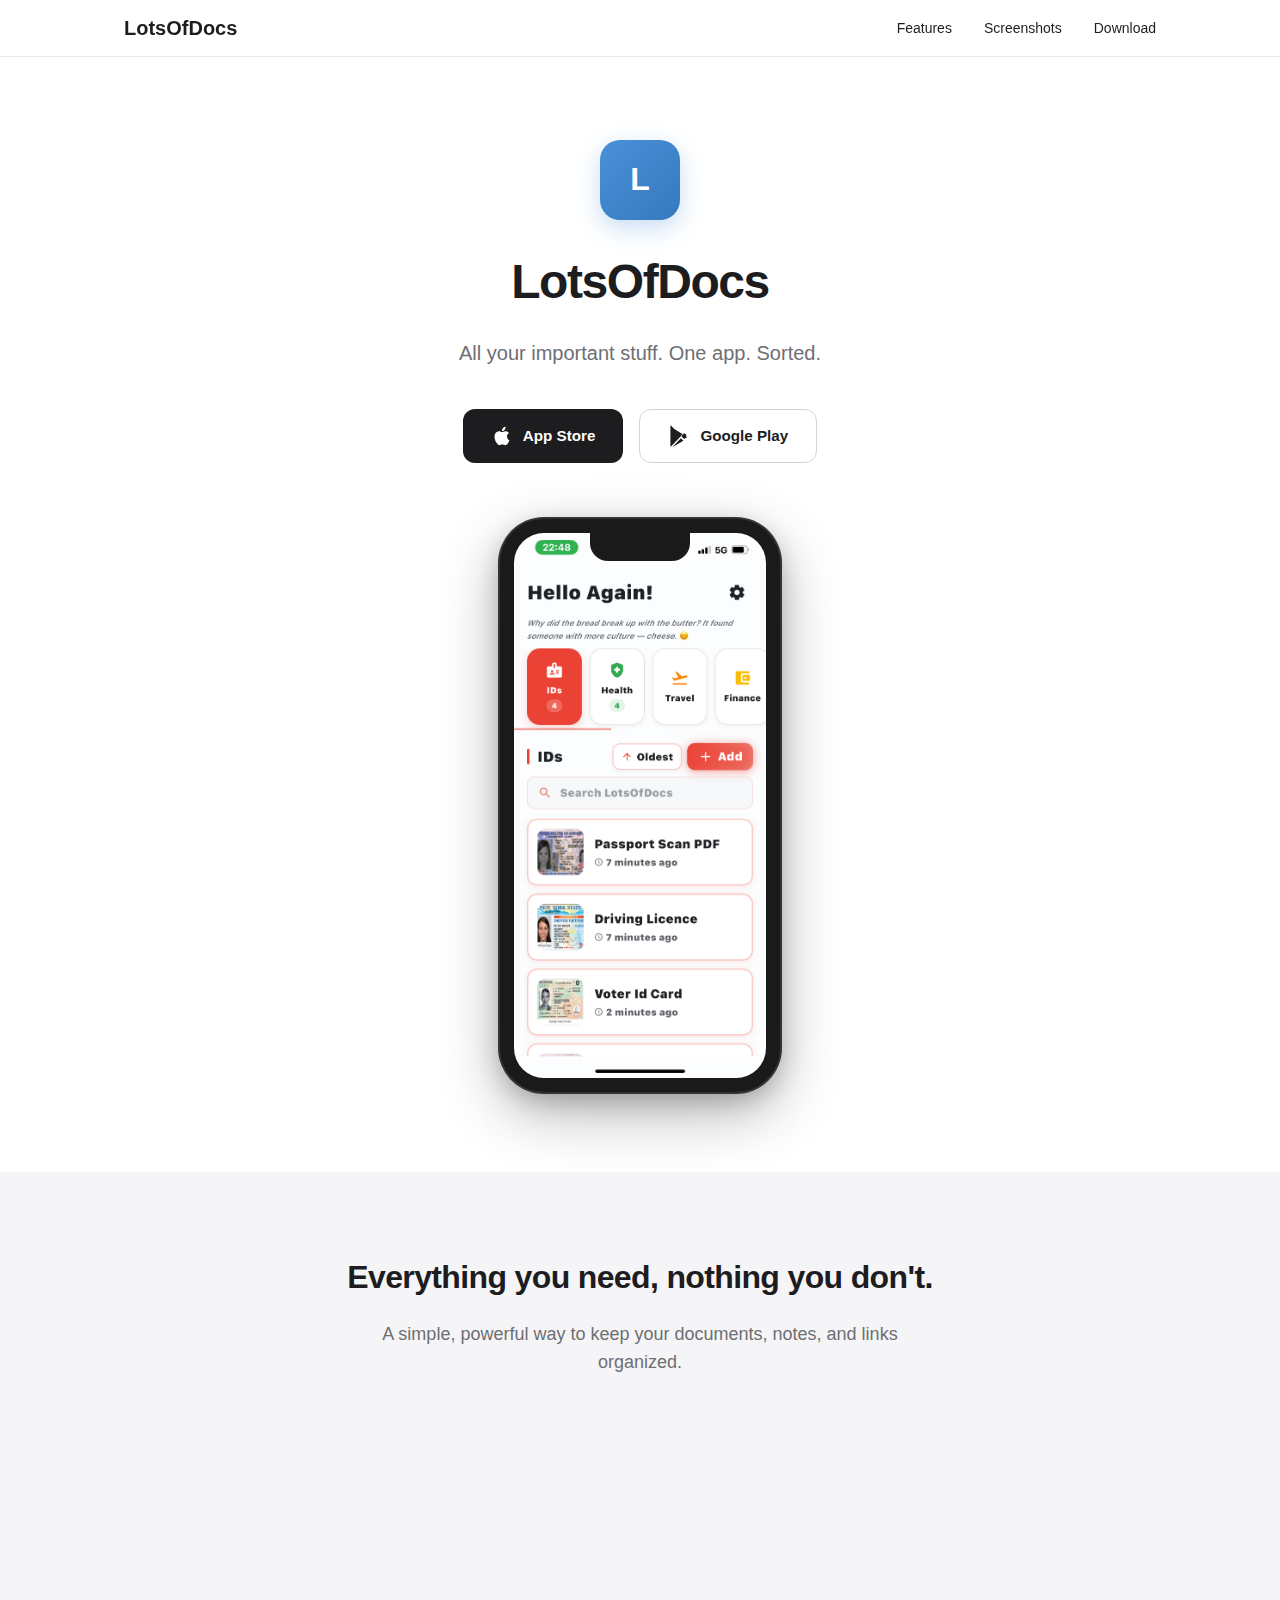
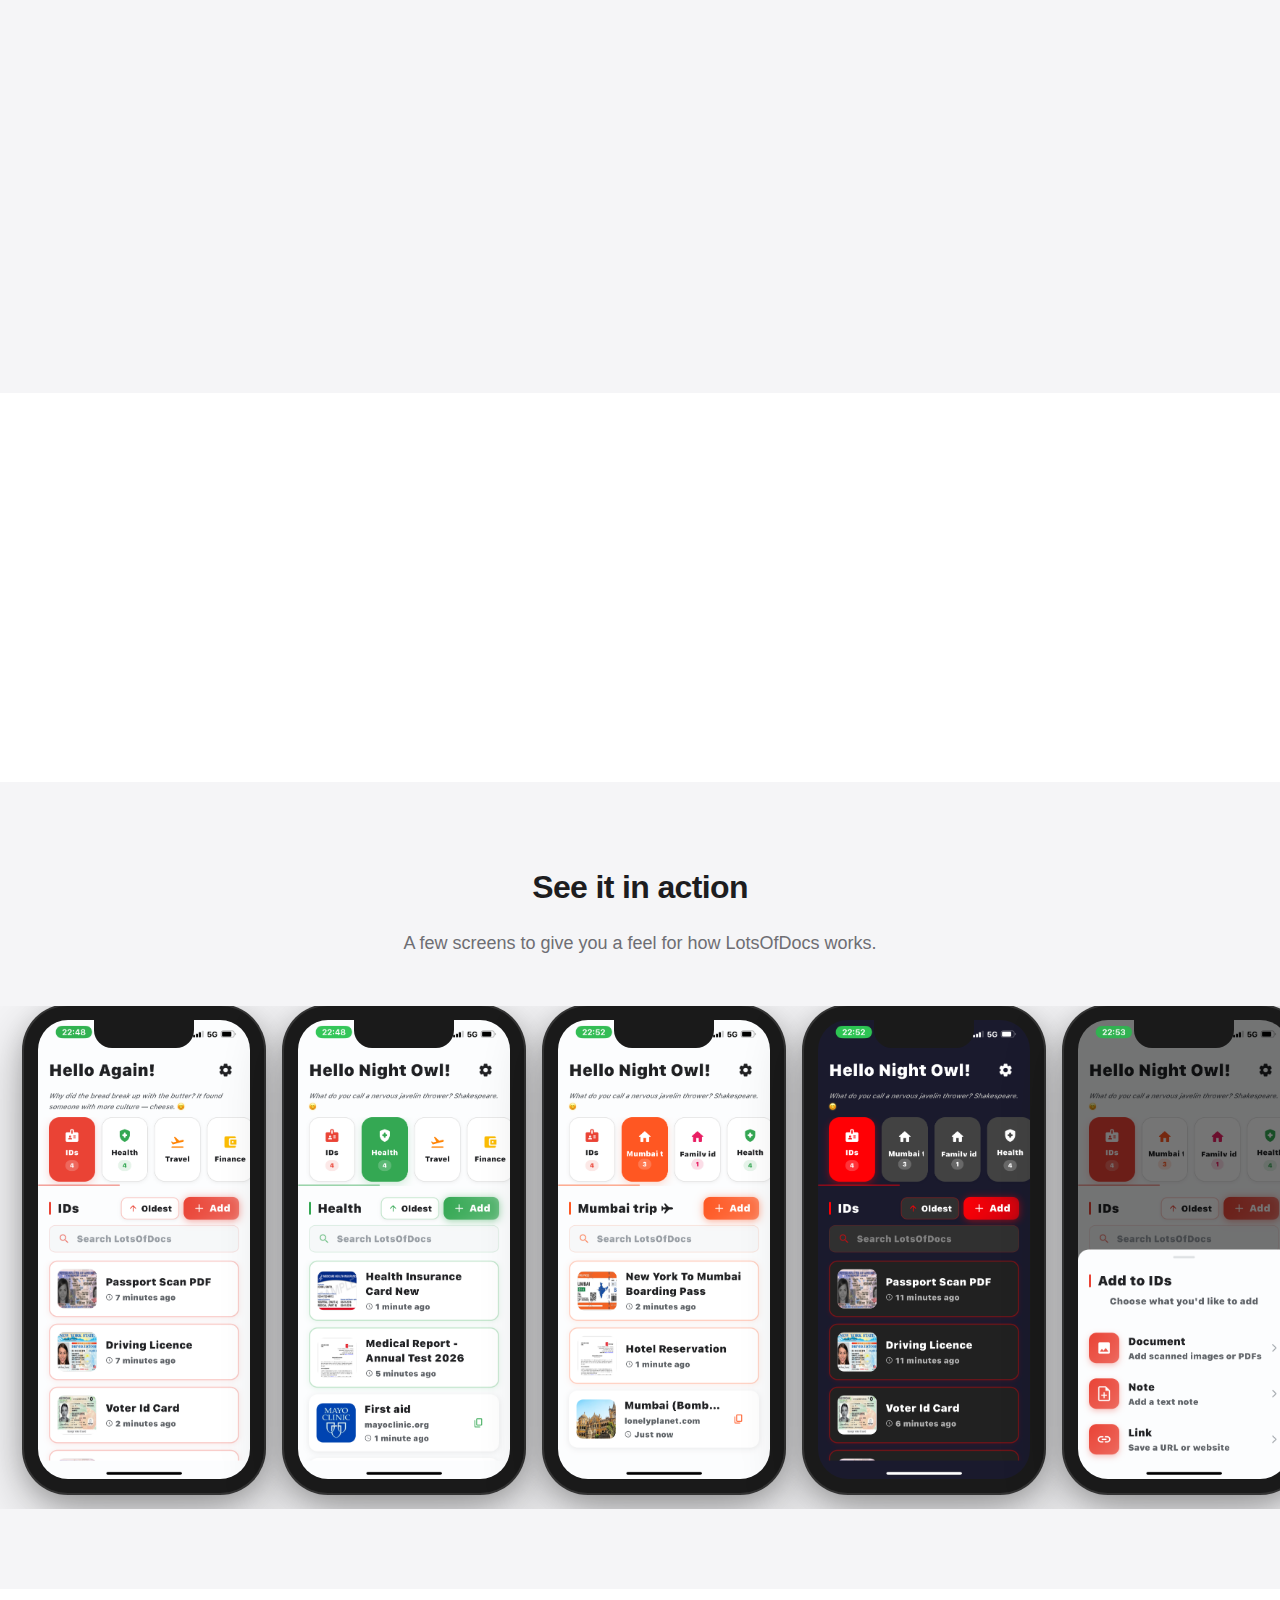
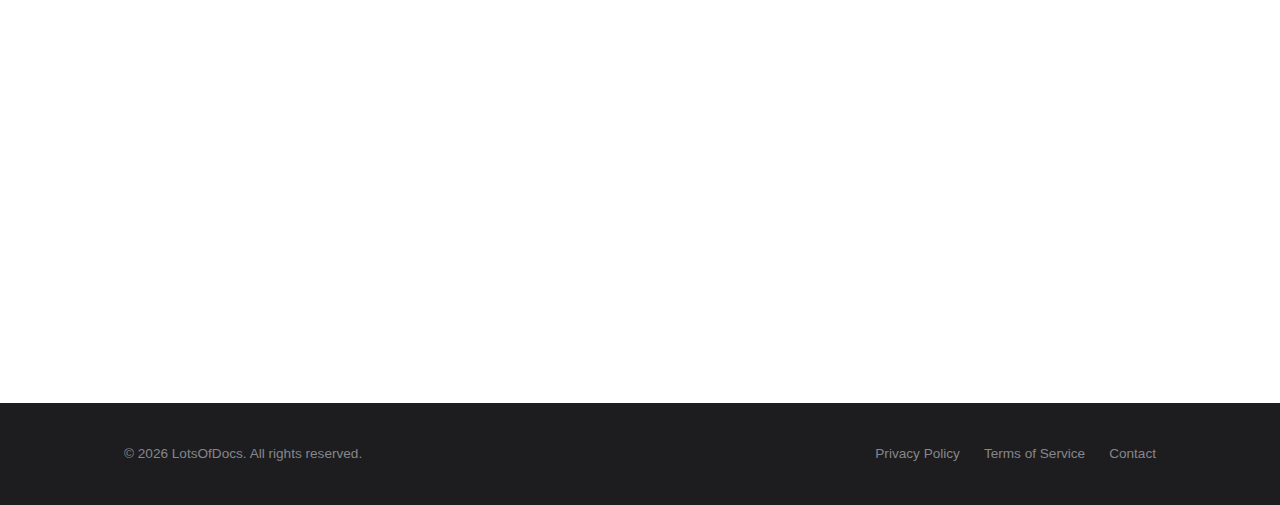
<file: index.html>
<!DOCTYPE html>
<html lang="en">
<head>
  <meta charset="UTF-8">
  <meta name="viewport" content="width=device-width, initial-scale=1.0">
  <title>LotsOfDocs — All your important stuff. One app. Sorted.</title>
  <meta name="description" content="Store documents, notes, and links in one organized app. Private, offline, and beautifully simple.">
  <link rel="stylesheet" href="styles.css">
</head>
<body>

  <!-- Navbar -->
  <nav class="navbar">
    <div class="container">
      <a href="#" class="nav-brand">
        <!-- Replace with your app icon: <img src="icon.png" alt="LotsOfDocs"> -->
        <span>LotsOfDocs</span>
      </a>
      <ul class="nav-links" id="navLinks">
        <li><a href="#features">Features</a></li>
        <li><a href="#screenshots">Screenshots</a></li>
        <li><a href="#download">Download</a></li>
      </ul>
      <button class="nav-toggle" id="navToggle" aria-label="Toggle menu">
        <span></span><span></span><span></span>
      </button>
    </div>
  </nav>

  <!-- Hero -->
  <section class="hero">
    <div class="container">
      <div class="hero-icon">L</div>
      <h1>LotsOfDocs</h1>
      <p class="tagline">All your important stuff. One app. Sorted.</p>
      <div class="store-buttons">
        <a href="#" class="store-btn apple">
          <svg viewBox="0 0 24 24" fill="currentColor"><path d="M18.71 19.5c-.83 1.24-1.71 2.45-3.05 2.47-1.34.03-1.77-.79-3.29-.79-1.53 0-2 .77-3.27.82-1.31.05-2.3-1.32-3.14-2.53C4.25 17 2.94 12.45 4.7 9.39c.87-1.52 2.43-2.48 4.12-2.51 1.28-.02 2.5.87 3.29.87.78 0 2.26-1.07 3.8-.91.65.03 2.47.26 3.64 1.98-.09.06-2.17 1.28-2.15 3.81.03 3.02 2.65 4.03 2.68 4.04-.03.07-.42 1.44-1.38 2.83M13 3.5c.73-.83 1.94-1.46 2.94-1.5.13 1.17-.34 2.35-1.04 3.19-.69.85-1.83 1.51-2.95 1.42-.15-1.15.41-2.35 1.05-3.11z"/></svg>
          App Store
        </a>
        <a href="https://play.google.com/store/apps/details?id=com.lotsoftech.lotsofdocs" class="store-btn google">
          <svg viewBox="0 0 24 24" fill="currentColor"><path d="M3.18 23.49c-.36-.17-.56-.52-.56-.96V1.47c0-.44.2-.79.56-.96l11.05 11.49L3.18 23.49zm1.4.78l12.18-7.1-2.72-2.83L4.58 24.27zm15.38-11.5c.55.28.55.73 0 1.01l-2.49 1.45-2.95-3.07 2.95-3.07 2.49 1.45v.01l-.01.01.01.01v.21zm-3.89-2.81L13.35 12l-8.6-8.95L16.07 9.96z"/></svg>
          Google Play
        </a>
      </div>
      <div class="hero-mockup">
        <div class="iphone-frame">
          <img src="IMG_0025.PNG" alt="LotsOfDocs home screen showing organized categories and documents">
        </div>
      </div>
    </div>
  </section>

  <!-- Features -->
  <section class="features section" id="features">
    <div class="container">
      <h2 class="section-title">Everything you need, nothing you don't.</h2>
      <p class="section-subtitle">A simple, powerful way to keep your documents, notes, and links organized.</p>
      <div class="features-grid">
        <div class="feature-card fade-in">
          <div class="feature-icon">&#128196;</div>
          <h3>Store Everything That Matters</h3>
          <p>Documents, notes, and web links — all in one place. Built-in scanner lets you digitize anything.</p>
        </div>
        <div class="feature-card fade-in">
          <div class="feature-icon">&#128193;</div>
          <h3>Organize Your Way</h3>
          <p>Create categories with custom icons and colors. Pin your most important items to the top.</p>
        </div>
        <div class="feature-card fade-in">
          <div class="feature-icon">&#128269;</div>
          <h3>Find Anything Instantly</h3>
          <p>Powerful search across all your content — documents, notes, and links — in a single tap.</p>
        </div>
        <div class="feature-card fade-in">
          <div class="feature-icon">&#128274;</div>
          <h3>Private &amp; Secure</h3>
          <p>Your data stays on your device. No cloud, no accounts. Lock the app with biometrics or PIN.</p>
        </div>
        <div class="feature-card fade-in">
          <div class="feature-icon">&#9728;&#65039;</div>
          <h3>Beautiful &amp; Effortless</h3>
          <p>Clean design with dark and light mode. Smooth animations make every interaction a pleasure.</p>
        </div>
        <div class="feature-card fade-in">
          <div class="feature-icon">&#128279;</div>
          <h3>Smart Link Saving</h3>
          <p>Paste a URL and get an instant preview — title, image, and description fetched automatically.</p>
        </div>
      </div>
    </div>
  </section>

  <!-- Who Is This For -->
  <section class="who-section section fade-in">
    <div class="container">
      <h2 class="section-title">Who is this for?</h2>
      <p class="prose">
        Everyone. Whether you're a student keeping track of lecture notes, a professional managing important
        documents, or someone who just wants a single place for all those recipes, articles, and bookmarks —
        LotsOfDocs keeps everything organized without getting in your way. No sign-ups. No subscriptions.
        Just open the app and start saving.
      </p>
    </div>
  </section>

  <!-- Screenshots -->
  <section class="screenshots section" id="screenshots">
    <div class="container">
      <h2 class="section-title">See it in action</h2>
      <p class="section-subtitle">A few screens to give you a feel for how LotsOfDocs works.</p>
    </div>
    <div class="screenshots-track">
      <div class="screenshot-slot">
        <div class="iphone-frame">
          <img src="IMG_0025.PNG" alt="IDs category with passport, driver's license, and voter ID">
        </div>
      </div>
      <div class="screenshot-slot">
        <div class="iphone-frame">
          <img src="IMG_0027.PNG" alt="Health category with insurance card, medical report, and Mayo Clinic link">
        </div>
      </div>
      <div class="screenshot-slot">
        <div class="iphone-frame">
          <img src="IMG_0028.PNG" alt="Mumbai trip category with boarding pass, hotel reservation, and travel link">
        </div>
      </div>
      <div class="screenshot-slot">
        <div class="iphone-frame">
          <img src="IMG_0030.PNG" alt="Dark mode view showing IDs category">
        </div>
      </div>
      <div class="screenshot-slot">
        <div class="iphone-frame">
          <img src="IMG_0033.PNG" alt="Add content menu showing Document, Note, and Link options">
        </div>
      </div>
    </div>
  </section>

  <!-- Download CTA -->
  <section class="download-cta section fade-in" id="download">
    <div class="container">
      <h2 class="section-title">Ready to get organized?</h2>
      <p class="section-subtitle">Download LotsOfDocs for free and take control of your stuff.</p>
      <div class="store-buttons">
        <a href="#" class="store-btn apple">
          <svg viewBox="0 0 24 24" fill="currentColor"><path d="M18.71 19.5c-.83 1.24-1.71 2.45-3.05 2.47-1.34.03-1.77-.79-3.29-.79-1.53 0-2 .77-3.27.82-1.31.05-2.3-1.32-3.14-2.53C4.25 17 2.94 12.45 4.7 9.39c.87-1.52 2.43-2.48 4.12-2.51 1.28-.02 2.5.87 3.29.87.78 0 2.26-1.07 3.8-.91.65.03 2.47.26 3.64 1.98-.09.06-2.17 1.28-2.15 3.81.03 3.02 2.65 4.03 2.68 4.04-.03.07-.42 1.44-1.38 2.83M13 3.5c.73-.83 1.94-1.46 2.94-1.5.13 1.17-.34 2.35-1.04 3.19-.69.85-1.83 1.51-2.95 1.42-.15-1.15.41-2.35 1.05-3.11z"/></svg>
          App Store
        </a>
        <a href="https://play.google.com/store/apps/details?id=com.lotsoftech.lotsofdocs" class="store-btn google">
          <svg viewBox="0 0 24 24" fill="currentColor"><path d="M3.18 23.49c-.36-.17-.56-.52-.56-.96V1.47c0-.44.2-.79.56-.96l11.05 11.49L3.18 23.49zm1.4.78l12.18-7.1-2.72-2.83L4.58 24.27zm15.38-11.5c.55.28.55.73 0 1.01l-2.49 1.45-2.95-3.07 2.95-3.07 2.49 1.45v.01l-.01.01.01.01v.21zm-3.89-2.81L13.35 12l-8.6-8.95L16.07 9.96z"/></svg>
          Google Play
        </a>
      </div>
    </div>
  </section>

  <!-- Footer -->
  <footer class="footer">
    <div class="container">
      <span>&copy; 2026 LotsOfDocs. All rights reserved.</span>
      <ul class="footer-links">
        <li><a href="privacy-policy.html">Privacy Policy</a></li>
        <li><a href="terms-of-service.html">Terms of Service</a></li>
        <li><a href="mailto:lotsofdocs@protonmail.com">Contact</a></li>
      </ul>
    </div>
  </footer>

  <!-- Minimal JS: mobile menu + fade-in on scroll -->
  <script>
    // Mobile menu toggle
    const toggle = document.getElementById('navToggle');
    const links = document.getElementById('navLinks');
    toggle.addEventListener('click', () => links.classList.toggle('open'));

    // Close menu on link click
    links.querySelectorAll('a').forEach(a =>
      a.addEventListener('click', () => links.classList.remove('open'))
    );

    // Fade-in on scroll
    const observer = new IntersectionObserver(
      entries => entries.forEach(e => { if (e.isIntersecting) e.target.classList.add('visible'); }),
      { threshold: 0.15 }
    );
    document.querySelectorAll('.fade-in').forEach(el => observer.observe(el));
  </script>
</body>
</html>
</file>
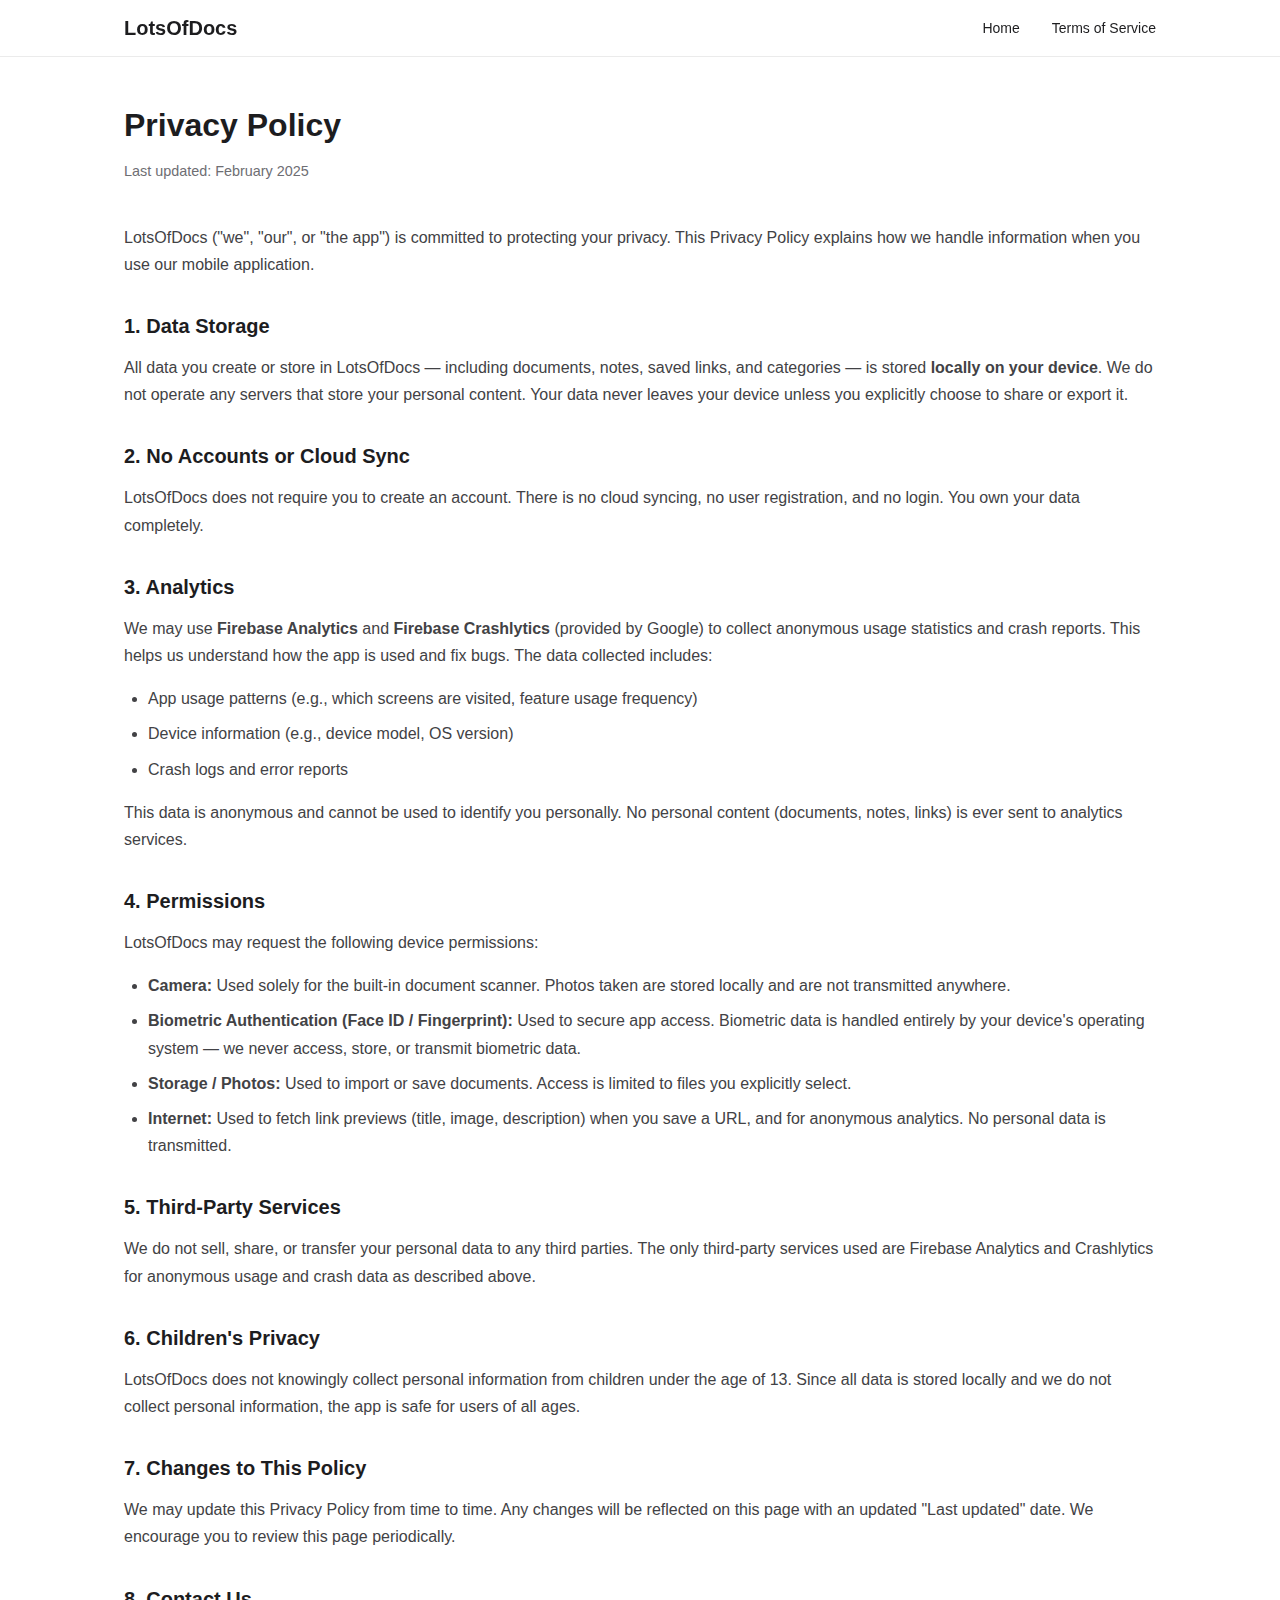
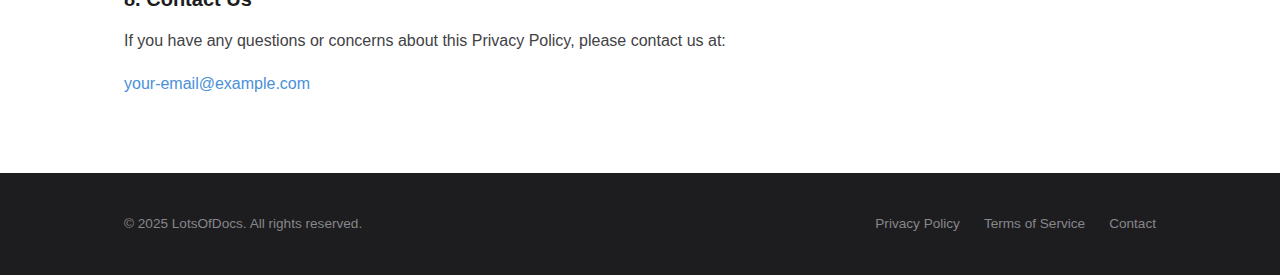
<file: privacy-policy.html>
<!DOCTYPE html>
<html lang="en">
<head>
  <meta charset="UTF-8">
  <meta name="viewport" content="width=device-width, initial-scale=1.0">
  <title>Privacy Policy — LotsOfDocs</title>
  <link rel="stylesheet" href="styles.css">
</head>
<body>

  <!-- Navbar -->
  <nav class="navbar">
    <div class="container">
      <a href="index.html" class="nav-brand"><span>LotsOfDocs</span></a>
      <ul class="nav-links" id="navLinks">
        <li><a href="index.html">Home</a></li>
        <li><a href="terms-of-service.html">Terms of Service</a></li>
      </ul>
      <button class="nav-toggle" id="navToggle" aria-label="Toggle menu">
        <span></span><span></span><span></span>
      </button>
    </div>
  </nav>

  <main class="legal-page">
    <div class="container">
      <h1>Privacy Policy</h1>
      <p class="last-updated">Last updated: February 2025</p>

      <p>LotsOfDocs ("we", "our", or "the app") is committed to protecting your privacy. This Privacy Policy explains how we handle information when you use our mobile application.</p>

      <h2>1. Data Storage</h2>
      <p>All data you create or store in LotsOfDocs — including documents, notes, saved links, and categories — is stored <strong>locally on your device</strong>. We do not operate any servers that store your personal content. Your data never leaves your device unless you explicitly choose to share or export it.</p>

      <h2>2. No Accounts or Cloud Sync</h2>
      <p>LotsOfDocs does not require you to create an account. There is no cloud syncing, no user registration, and no login. You own your data completely.</p>

      <h2>3. Analytics</h2>
      <p>We may use <strong>Firebase Analytics</strong> and <strong>Firebase Crashlytics</strong> (provided by Google) to collect anonymous usage statistics and crash reports. This helps us understand how the app is used and fix bugs. The data collected includes:</p>
      <ul>
        <li>App usage patterns (e.g., which screens are visited, feature usage frequency)</li>
        <li>Device information (e.g., device model, OS version)</li>
        <li>Crash logs and error reports</li>
      </ul>
      <p>This data is anonymous and cannot be used to identify you personally. No personal content (documents, notes, links) is ever sent to analytics services.</p>

      <h2>4. Permissions</h2>
      <p>LotsOfDocs may request the following device permissions:</p>
      <ul>
        <li><strong>Camera:</strong> Used solely for the built-in document scanner. Photos taken are stored locally and are not transmitted anywhere.</li>
        <li><strong>Biometric Authentication (Face ID / Fingerprint):</strong> Used to secure app access. Biometric data is handled entirely by your device's operating system — we never access, store, or transmit biometric data.</li>
        <li><strong>Storage / Photos:</strong> Used to import or save documents. Access is limited to files you explicitly select.</li>
        <li><strong>Internet:</strong> Used to fetch link previews (title, image, description) when you save a URL, and for anonymous analytics. No personal data is transmitted.</li>
      </ul>

      <h2>5. Third-Party Services</h2>
      <p>We do not sell, share, or transfer your personal data to any third parties. The only third-party services used are Firebase Analytics and Crashlytics for anonymous usage and crash data as described above.</p>

      <h2>6. Children's Privacy</h2>
      <p>LotsOfDocs does not knowingly collect personal information from children under the age of 13. Since all data is stored locally and we do not collect personal information, the app is safe for users of all ages.</p>

      <h2>7. Changes to This Policy</h2>
      <p>We may update this Privacy Policy from time to time. Any changes will be reflected on this page with an updated "Last updated" date. We encourage you to review this page periodically.</p>

      <h2>8. Contact Us</h2>
      <p>If you have any questions or concerns about this Privacy Policy, please contact us at:</p>
      <p><a href="mailto:your-email@example.com">your-email@example.com</a></p>
    </div>
  </main>

  <footer class="footer">
    <div class="container">
      <span>&copy; 2025 LotsOfDocs. All rights reserved.</span>
      <ul class="footer-links">
        <li><a href="privacy-policy.html">Privacy Policy</a></li>
        <li><a href="terms-of-service.html">Terms of Service</a></li>
        <li><a href="mailto:your-email@example.com">Contact</a></li>
      </ul>
    </div>
  </footer>

  <script>
    const toggle = document.getElementById('navToggle');
    const links = document.getElementById('navLinks');
    toggle.addEventListener('click', () => links.classList.toggle('open'));
    links.querySelectorAll('a').forEach(a =>
      a.addEventListener('click', () => links.classList.remove('open'))
    );
  </script>
</body>
</html>
</file>
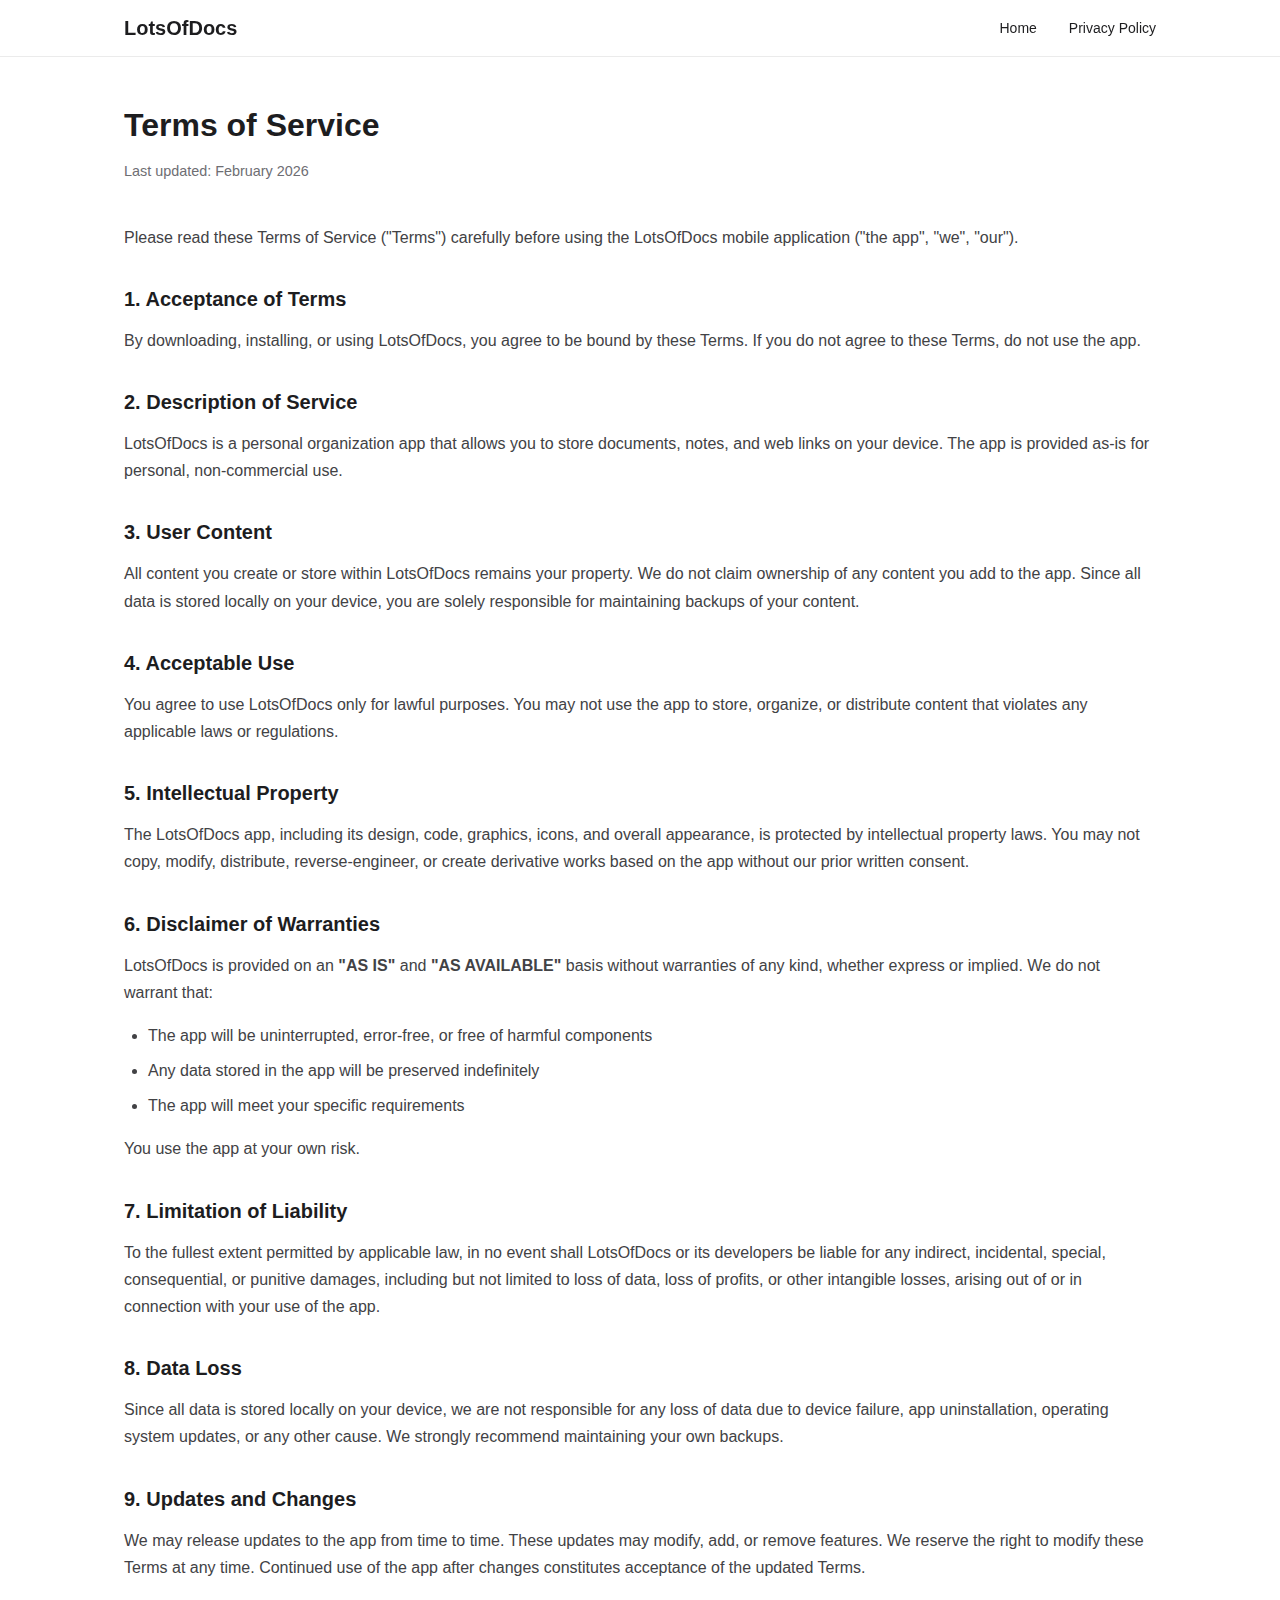
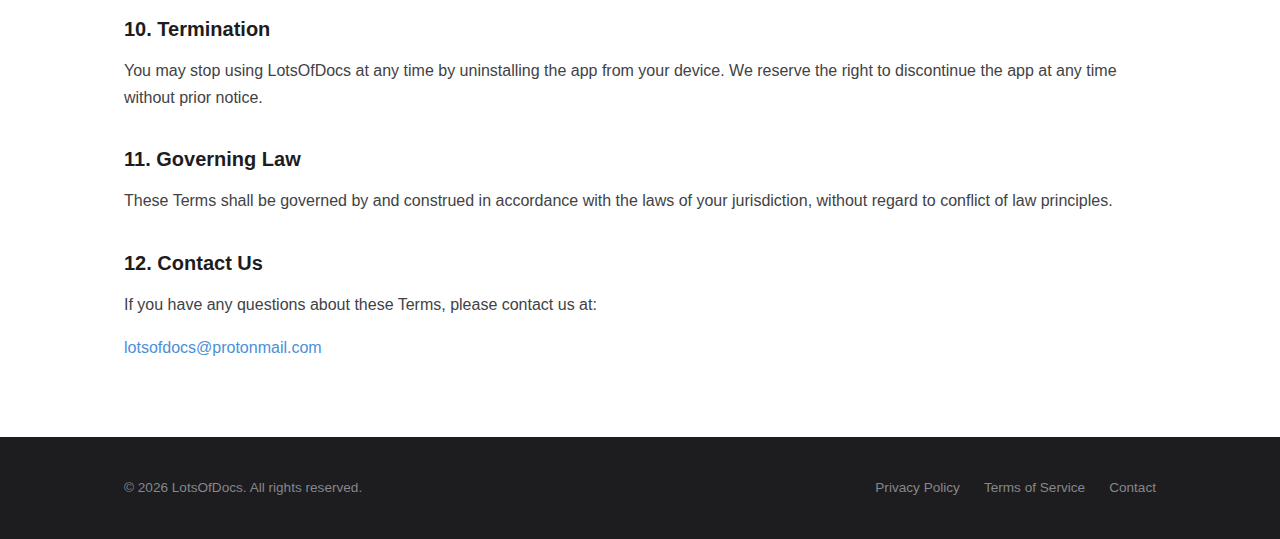
<file: terms-of-service.html>
<!DOCTYPE html>
<html lang="en">
<head>
  <meta charset="UTF-8">
  <meta name="viewport" content="width=device-width, initial-scale=1.0">
  <title>Terms of Service — LotsOfDocs</title>
  <link rel="stylesheet" href="styles.css">
</head>
<body>

  <!-- Navbar -->
  <nav class="navbar">
    <div class="container">
      <a href="index.html" class="nav-brand"><span>LotsOfDocs</span></a>
      <ul class="nav-links" id="navLinks">
        <li><a href="index.html">Home</a></li>
        <li><a href="privacy-policy.html">Privacy Policy</a></li>
      </ul>
      <button class="nav-toggle" id="navToggle" aria-label="Toggle menu">
        <span></span><span></span><span></span>
      </button>
    </div>
  </nav>

  <main class="legal-page">
    <div class="container">
      <h1>Terms of Service</h1>
      <p class="last-updated">Last updated: February 2026</p>

      <p>Please read these Terms of Service ("Terms") carefully before using the LotsOfDocs mobile application ("the app", "we", "our").</p>

      <h2>1. Acceptance of Terms</h2>
      <p>By downloading, installing, or using LotsOfDocs, you agree to be bound by these Terms. If you do not agree to these Terms, do not use the app.</p>

      <h2>2. Description of Service</h2>
      <p>LotsOfDocs is a personal organization app that allows you to store documents, notes, and web links on your device. The app is provided as-is for personal, non-commercial use.</p>

      <h2>3. User Content</h2>
      <p>All content you create or store within LotsOfDocs remains your property. We do not claim ownership of any content you add to the app. Since all data is stored locally on your device, you are solely responsible for maintaining backups of your content.</p>

      <h2>4. Acceptable Use</h2>
      <p>You agree to use LotsOfDocs only for lawful purposes. You may not use the app to store, organize, or distribute content that violates any applicable laws or regulations.</p>

      <h2>5. Intellectual Property</h2>
      <p>The LotsOfDocs app, including its design, code, graphics, icons, and overall appearance, is protected by intellectual property laws. You may not copy, modify, distribute, reverse-engineer, or create derivative works based on the app without our prior written consent.</p>

      <h2>6. Disclaimer of Warranties</h2>
      <p>LotsOfDocs is provided on an <strong>"AS IS"</strong> and <strong>"AS AVAILABLE"</strong> basis without warranties of any kind, whether express or implied. We do not warrant that:</p>
      <ul>
        <li>The app will be uninterrupted, error-free, or free of harmful components</li>
        <li>Any data stored in the app will be preserved indefinitely</li>
        <li>The app will meet your specific requirements</li>
      </ul>
      <p>You use the app at your own risk.</p>

      <h2>7. Limitation of Liability</h2>
      <p>To the fullest extent permitted by applicable law, in no event shall LotsOfDocs or its developers be liable for any indirect, incidental, special, consequential, or punitive damages, including but not limited to loss of data, loss of profits, or other intangible losses, arising out of or in connection with your use of the app.</p>

      <h2>8. Data Loss</h2>
      <p>Since all data is stored locally on your device, we are not responsible for any loss of data due to device failure, app uninstallation, operating system updates, or any other cause. We strongly recommend maintaining your own backups.</p>

      <h2>9. Updates and Changes</h2>
      <p>We may release updates to the app from time to time. These updates may modify, add, or remove features. We reserve the right to modify these Terms at any time. Continued use of the app after changes constitutes acceptance of the updated Terms.</p>

      <h2>10. Termination</h2>
      <p>You may stop using LotsOfDocs at any time by uninstalling the app from your device. We reserve the right to discontinue the app at any time without prior notice.</p>

      <h2>11. Governing Law</h2>
      <p>These Terms shall be governed by and construed in accordance with the laws of your jurisdiction, without regard to conflict of law principles.</p>

      <h2>12. Contact Us</h2>
      <p>If you have any questions about these Terms, please contact us at:</p>
      <p><a href="mailto:lotsofdocs@protonmail.com">lotsofdocs@protonmail.com</a></p>
    </div>
  </main>

  <footer class="footer">
    <div class="container">
      <span>&copy; 2026 LotsOfDocs. All rights reserved.</span>
      <ul class="footer-links">
        <li><a href="privacy-policy.html">Privacy Policy</a></li>
        <li><a href="terms-of-service.html">Terms of Service</a></li>
        <li><a href="mailto:lotsofdocs@protonmail.com">Contact</a></li>
      </ul>
    </div>
  </footer>

  <script>
    const toggle = document.getElementById('navToggle');
    const links = document.getElementById('navLinks');
    toggle.addEventListener('click', () => links.classList.toggle('open'));
    links.querySelectorAll('a').forEach(a =>
      a.addEventListener('click', () => links.classList.remove('open'))
    );
  </script>
</body>
</html>
</file>
<file: styles.css>
/* ===== Reset & Base ===== */
*, *::before, *::after {
  margin: 0;
  padding: 0;
  box-sizing: border-box;
}

html {
  scroll-behavior: smooth;
  -webkit-text-size-adjust: 100%;
}

body {
  font-family: -apple-system, BlinkMacSystemFont, "Segoe UI", Roboto, Helvetica, Arial, sans-serif;
  color: #1d1d1f;
  background: #fff;
  line-height: 1.6;
  -webkit-font-smoothing: antialiased;
}

a {
  color: #4A90D9;
  text-decoration: none;
}

a:hover {
  text-decoration: underline;
}

img {
  max-width: 100%;
  height: auto;
  display: block;
}

/* ===== Utilities ===== */
.container {
  max-width: 1080px;
  margin: 0 auto;
  padding: 0 24px;
}

.section {
  padding: 80px 0;
}

.section-title {
  font-size: 2rem;
  font-weight: 700;
  text-align: center;
  margin-bottom: 16px;
  letter-spacing: -0.02em;
}

.section-subtitle {
  font-size: 1.125rem;
  color: #6e6e73;
  text-align: center;
  max-width: 600px;
  margin: 0 auto 48px;
}

/* ===== Fade-in animation ===== */
.fade-in {
  opacity: 0;
  transform: translateY(24px);
  transition: opacity 0.6s ease, transform 0.6s ease;
}

.fade-in.visible {
  opacity: 1;
  transform: translateY(0);
}

/* ===== Navbar ===== */
.navbar {
  position: fixed;
  top: 0;
  left: 0;
  right: 0;
  z-index: 100;
  background: rgba(255, 255, 255, 0.85);
  backdrop-filter: blur(12px);
  -webkit-backdrop-filter: blur(12px);
  border-bottom: 1px solid rgba(0, 0, 0, 0.08);
}

.navbar .container {
  display: flex;
  align-items: center;
  justify-content: space-between;
  height: 56px;
}

.nav-brand {
  font-size: 1.25rem;
  font-weight: 700;
  color: #1d1d1f;
  display: flex;
  align-items: center;
  gap: 8px;
}

.nav-brand img {
  width: 32px;
  height: 32px;
  border-radius: 8px;
}

.nav-links {
  display: flex;
  gap: 32px;
  list-style: none;
}

.nav-links a {
  color: #1d1d1f;
  font-size: 0.875rem;
  font-weight: 500;
  transition: color 0.2s;
}

.nav-links a:hover {
  color: #4A90D9;
  text-decoration: none;
}

.nav-toggle {
  display: none;
  background: none;
  border: none;
  cursor: pointer;
  padding: 8px;
}

.nav-toggle span {
  display: block;
  width: 20px;
  height: 2px;
  background: #1d1d1f;
  margin: 4px 0;
  border-radius: 2px;
  transition: transform 0.3s, opacity 0.3s;
}

/* ===== Hero ===== */
.hero {
  padding: 140px 0 80px;
  text-align: center;
}

.hero-icon {
  width: 80px;
  height: 80px;
  border-radius: 20px;
  margin: 0 auto 24px;
  background: linear-gradient(135deg, #4A90D9, #357ABD);
  display: flex;
  align-items: center;
  justify-content: center;
  color: #fff;
  font-size: 2rem;
  font-weight: 700;
  box-shadow: 0 8px 24px rgba(74, 144, 217, 0.3);
}

.hero h1 {
  font-size: 3rem;
  font-weight: 700;
  letter-spacing: -0.03em;
  margin-bottom: 16px;
}

.hero .tagline {
  font-size: 1.25rem;
  color: #6e6e73;
  max-width: 480px;
  margin: 0 auto 40px;
}

.store-buttons {
  display: flex;
  gap: 16px;
  justify-content: center;
  flex-wrap: wrap;
  margin-bottom: 56px;
}

.store-btn {
  display: inline-flex;
  align-items: center;
  gap: 10px;
  padding: 14px 28px;
  border-radius: 12px;
  font-size: 0.95rem;
  font-weight: 600;
  transition: transform 0.2s, box-shadow 0.2s;
}

.store-btn:hover {
  transform: translateY(-2px);
  text-decoration: none;
}

.store-btn.apple {
  background: #1d1d1f;
  color: #fff;
}

.store-btn.apple:hover {
  box-shadow: 0 8px 24px rgba(0, 0, 0, 0.2);
}

.store-btn.google {
  background: #fff;
  color: #1d1d1f;
  border: 1.5px solid #d2d2d7;
}

.store-btn.google:hover {
  box-shadow: 0 8px 24px rgba(0, 0, 0, 0.08);
}

.store-btn svg {
  width: 22px;
  height: 22px;
  flex-shrink: 0;
}

.hero-mockup {
  max-width: 300px;
  margin: 0 auto;
}

.hero-mockup .iphone-frame {
  max-width: 280px;
  margin: 0 auto;
}

/* ===== iPhone Frame ===== */
.iphone-frame {
  position: relative;
  background: #1a1a1a;
  border-radius: 44px;
  padding: 14px;
  box-shadow:
    0 0 0 2px #333,
    0 20px 60px rgba(0, 0, 0, 0.3),
    0 8px 24px rgba(0, 0, 0, 0.2);
}

.iphone-frame::before {
  content: '';
  position: absolute;
  top: 14px;
  left: 50%;
  transform: translateX(-50%);
  width: 100px;
  height: 28px;
  background: #1a1a1a;
  border-radius: 0 0 18px 18px;
  z-index: 2;
}

.iphone-frame img {
  display: block;
  width: 100%;
  height: auto;
  border-radius: 30px;
}

/* ===== Features ===== */
.features {
  background: #f5f5f7;
}

.features-grid {
  display: grid;
  grid-template-columns: repeat(3, 1fr);
  gap: 24px;
}

.feature-card {
  background: #fff;
  border-radius: 16px;
  padding: 32px 28px;
  text-align: center;
  transition: transform 0.2s, box-shadow 0.2s;
}

.feature-card:hover {
  transform: translateY(-4px);
  box-shadow: 0 12px 32px rgba(0, 0, 0, 0.06);
}

.feature-icon {
  width: 48px;
  height: 48px;
  border-radius: 12px;
  margin: 0 auto 20px;
  display: flex;
  align-items: center;
  justify-content: center;
  font-size: 1.5rem;
  background: #eef4fb;
  color: #4A90D9;
}

.feature-card h3 {
  font-size: 1.05rem;
  font-weight: 600;
  margin-bottom: 8px;
}

.feature-card p {
  font-size: 0.9rem;
  color: #6e6e73;
  line-height: 1.5;
}

/* ===== Who Is This For ===== */
.who-section {
  text-align: center;
}

.who-section .prose {
  max-width: 640px;
  margin: 0 auto;
  font-size: 1.125rem;
  color: #1d1d1f;
  line-height: 1.8;
}

/* ===== Screenshots ===== */
.screenshots {
  background: #f5f5f7;
  overflow: hidden;
}

.screenshots-track {
  display: flex;
  gap: 20px;
  overflow-x: auto;
  scroll-snap-type: x mandatory;
  -webkit-overflow-scrolling: touch;
  padding: 0 24px 16px;
}

.screenshots-track::-webkit-scrollbar {
  display: none;
}

.screenshot-slot {
  flex: 0 0 240px;
  scroll-snap-align: center;
}

.screenshot-slot .iphone-frame {
  width: 100%;
}

/* ===== Download CTA ===== */
.download-cta {
  text-align: center;
}

/* ===== Footer ===== */
.footer {
  background: #1d1d1f;
  color: #86868b;
  padding: 40px 0;
  font-size: 0.85rem;
}

.footer .container {
  display: flex;
  justify-content: space-between;
  align-items: center;
  flex-wrap: wrap;
  gap: 16px;
}

.footer-links {
  display: flex;
  gap: 24px;
  list-style: none;
}

.footer-links a {
  color: #86868b;
  transition: color 0.2s;
}

.footer-links a:hover {
  color: #f5f5f7;
}

/* ===== Legal pages ===== */
.legal-page {
  padding: 100px 0 60px;
}

.legal-page h1 {
  font-size: 2rem;
  font-weight: 700;
  margin-bottom: 8px;
}

.legal-page .last-updated {
  color: #6e6e73;
  margin-bottom: 40px;
  font-size: 0.9rem;
}

.legal-page h2 {
  font-size: 1.25rem;
  font-weight: 600;
  margin-top: 32px;
  margin-bottom: 12px;
}

.legal-page p,
.legal-page ul {
  color: #424245;
  margin-bottom: 16px;
  line-height: 1.7;
}

.legal-page ul {
  padding-left: 24px;
}

.legal-page li {
  margin-bottom: 8px;
}

.legal-page a {
  color: #4A90D9;
}

/* ===== Responsive ===== */
@media (max-width: 768px) {
  .nav-links {
    display: none;
    position: absolute;
    top: 56px;
    left: 0;
    right: 0;
    background: rgba(255, 255, 255, 0.98);
    backdrop-filter: blur(12px);
    flex-direction: column;
    padding: 16px 24px;
    gap: 16px;
    border-bottom: 1px solid rgba(0, 0, 0, 0.08);
  }

  .nav-links.open {
    display: flex;
  }

  .nav-toggle {
    display: block;
  }

  .hero {
    padding: 120px 0 60px;
  }

  .hero h1 {
    font-size: 2.25rem;
  }

  .hero .tagline {
    font-size: 1.1rem;
  }

  .hero-mockup .iphone-frame {
    max-width: 240px;
  }

  .screenshot-slot {
    flex: 0 0 200px;
  }

  .iphone-frame {
    border-radius: 36px;
    padding: 10px;
  }

  .iphone-frame::before {
    top: 10px;
    width: 80px;
    height: 22px;
    border-radius: 0 0 14px 14px;
  }

  .iphone-frame img {
    border-radius: 26px;
  }

  .features-grid {
    grid-template-columns: 1fr;
    gap: 16px;
  }

  .section {
    padding: 60px 0;
  }

  .section-title {
    font-size: 1.625rem;
  }

  .footer .container {
    flex-direction: column;
    text-align: center;
  }

  .footer-links {
    justify-content: center;
  }
}

@media (min-width: 769px) and (max-width: 1024px) {
  .features-grid {
    grid-template-columns: repeat(2, 1fr);
  }
}
</file>
